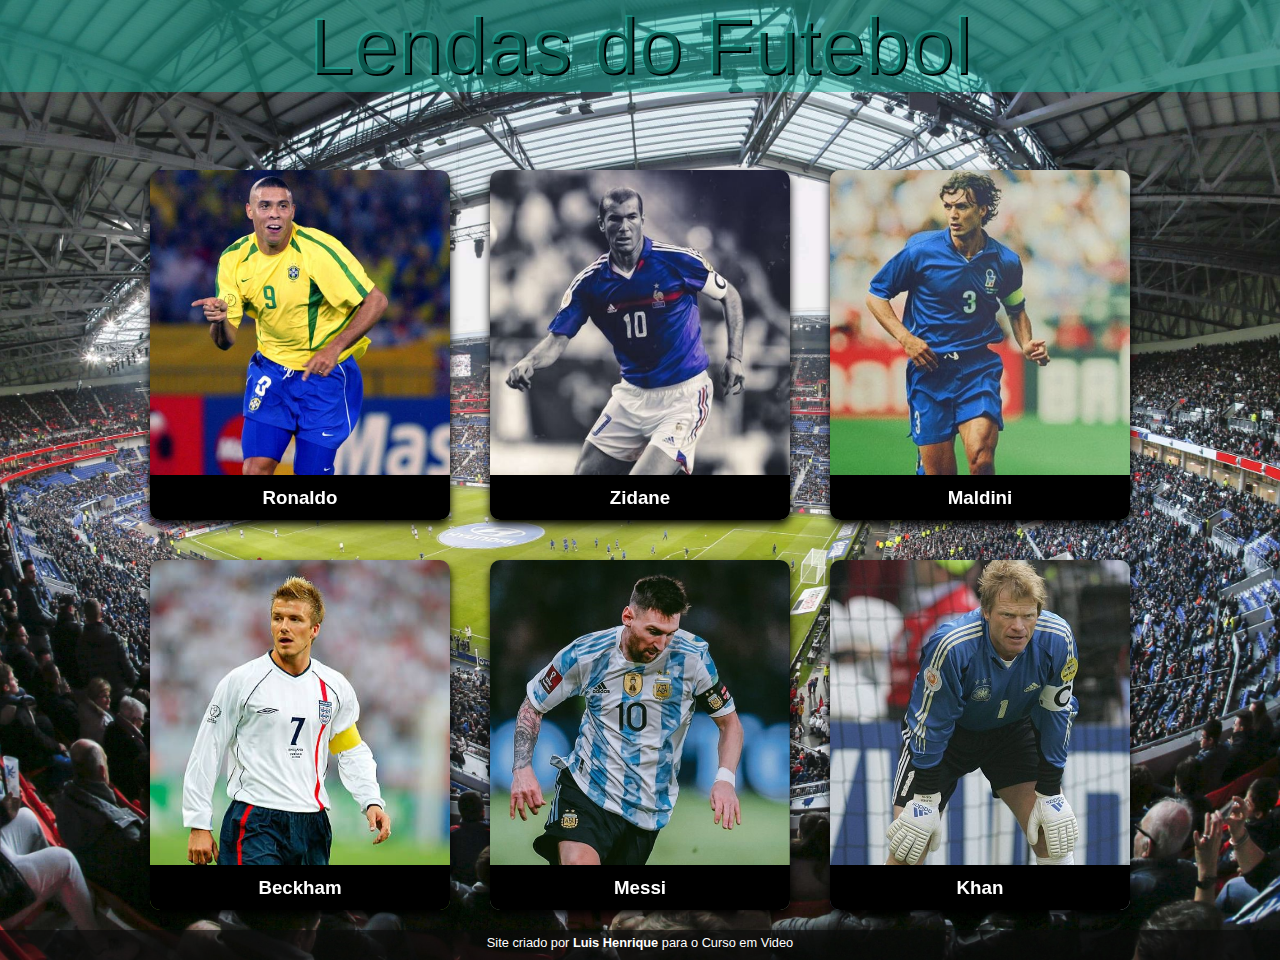
<file: cards lendas futebol/index.html>
<!DOCTYPE html>
<html lang="pt-br">
<head>
    <meta charset="UTF-8">
    <meta http-equiv="X-UA-Compatible" content="IE=edge">
    <meta name="viewport" content="width=device-width, initial-scale=1.0">
    <title>Cards Giratórios</title>
    <link rel="stylesheet" href="style.css">
</head>
<body>
    <header>
        <h1>Lendas do Futebol</h1> <!--titulo-->
    </header> 

    <main>
    <div class="card">
        <div class="face front">
           <img src="img/ronaldo.jpg" alt="">
           <h3>Ronaldo</h3>
        </div>
        <div class="face back">
            <h3>Ronaldo</h3>
            <p>Lorem ipsum dolor sit amet consectetur adipisicing elit. Ullam mollitia, pariatur officia magni soluta quae rerum aut consequuntur perspiciatis voluptatibus cum eveniet. Cupiditate quod veritatis, beatae nemo unde a amet?</p>
            <div class="link">
                <a href="https://avanteweb.com.br/sistema/login.xhtml">Details</a>
            </div>
          
            
        </div>
    </div>

    <div class="card">
        <div class="face front">
           <img src="img/zidane.jpg" alt="">
           <h3>Zidane</h3>
        </div>
        <div class="face back">
            <h3>Zidane</h3>
            <p>Lorem ipsum dolor sit amet consectetur adipisicing elit. Ullam mollitia, pariatur officia magni soluta quae rerum aut consequuntur perspiciatis voluptatibus cum eveniet. Cupiditate quod veritatis, beatae nemo unde a amet?</p>
            <div class="link">
                <a href="a">Details</a>
            </div>
        </div>
    </div>

    <div class="card">
        <div class="face front">
           <img src="img/maldini.jpg" alt="">
           <h3>Maldini</h3>
        </div>
        <div class="face back">
            <h3>Maldini</h3>
            <p>Lorem ipsum dolor sit amet consectetur adipisicing elit. Ullam mollitia, pariatur officia magni soluta quae rerum aut consequuntur perspiciatis voluptatibus cum eveniet. Cupiditate quod veritatis, beatae nemo unde a amet?</p>
            <div class="link">
                <a href="a">Details</a>
            </div>
        </div>
    </div>

    <div class="card">
        <div class="face front">
           <img src="img/beckham.jpg" alt="">
           <h3>Beckham</h3>
        </div>
        <div class="face back">
            <h3>Beckham</h3>
            <p>Lorem ipsum dolor sit amet consectetur adipisicing elit. Ullam mollitia, pariatur officia magni soluta quae rerum aut consequuntur perspiciatis voluptatibus cum eveniet. Cupiditate quod veritatis, beatae nemo unde a amet?</p>
            <div class="link">
                <a href="a">Details</a>
            </div>
        </div>
    </div>

    <div class="card">
        <div class="face front">
           <img src="img/messi.jpg" alt="">
           <h3>Messi</h3>
        </div>
        <div class="face back">
            <h3>Messi</h3>
            <p>Lorem ipsum dolor sit amet consectetur adipisicing elit. Ullam mollitia, pariatur officia magni soluta quae rerum aut consequuntur perspiciatis voluptatibus cum eveniet. Cupiditate quod veritatis, beatae nemo unde a amet?</p>
            <div class="link">
                <a href="a">Details</a>
            </div>
        </div>
    </div>

    <div class="card">
        <div class="face front">
           <img src="img/khan.jpg" alt="">
           <h3>Khan</h3>
        </div>
        <div class="face back">
            <h3>Khan</h3>
            <p>Lorem ipsum dolor sit amet consectetur adipisicing elit. Ullam mollitia, pariatur officia magni soluta quae rerum aut consequuntur perspiciatis voluptatibus cum eveniet. Cupiditate quod veritatis, beatae nemo unde a amet?</p>
            <div class="link">
                <a href="a">Details</a>
            </div>
        </div>
    </div>

</main>

<footer>
    <p>Site criado por <a href="https://github.com/"target="_blank" class="externo">Luis Henrique</a> para o Curso em Video</p>
</footer>

</body>
</html>
</file>
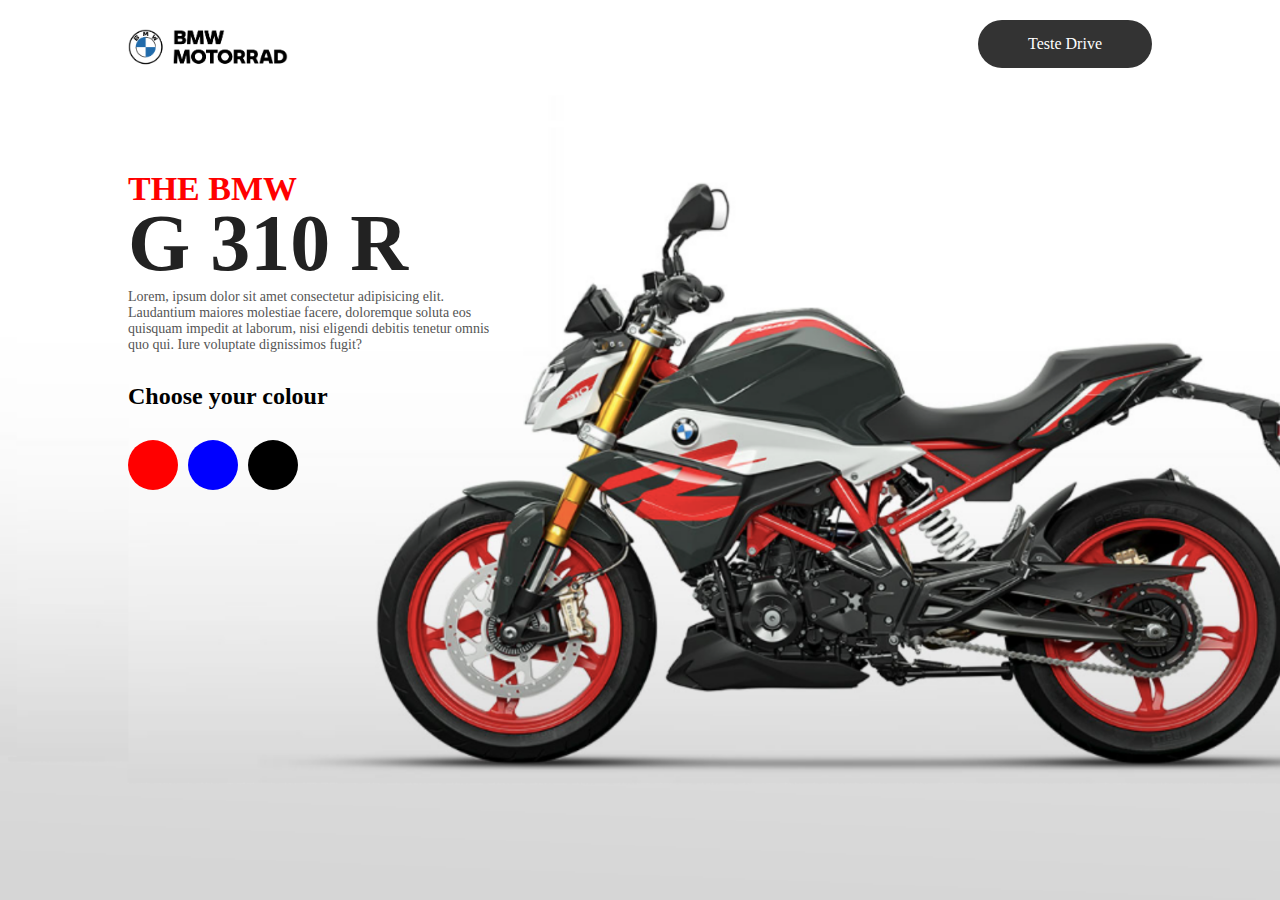
<file: moto bmw/index.html>
<!DOCTYPE html>
<html lang="pt-br">
<head>
    <meta charset="UTF-8">
    <meta http-equiv="X-UA-Compatible" content="IE=edge">
    <meta name="viewport" content="width=device-width, initial-scale=1.0">
    <title>Motos - BMW</title>
    <link rel="stylesheet" href="style.css">
</head>
<body>
    <!--TESTE -->
    <div class="container" id="bike">
        <nav>
            <img src="img/logo.png" class="logo">
            <a href="#" class="btn">Teste Drive</a>
        </nav>
        <div class="content">
            <h2>THE BMW</h2>
            <h1>G 310 R</h1>
            <p> Lorem, ipsum dolor sit amet consectetur adipisicing elit. Laudantium maiores molestiae facere, doloremque soluta eos quisquam impedit at laborum, nisi eligendi debitis tenetur omnis quo qui. Iure voluptate dignissimos fugit?</p>
            <h3>Choose your colour</h3>
            <div class="colour-select">
                <div id="red"></div>
                <div id="blue"></div>
                <div id="black"></div>
            </div>
        </div>
    </div>

    <script>
        let redBtn = document.getElementById("red");
        let blueBtn = document.getElementById("blue");
        let blackBtn = document.getElementById("black");
        let bike = document.getElementById("bike");
        
        redBtn.onclick = function(){
         bike.style.backgroundImage = "url(img/BMW1.png)";
        }
        blueBtn.onclick = function(){
         bike.style.backgroundImage = "url(img/BMW2.png)";
        }
        blackBtn.onclick = function(){
         bike.style.backgroundImage = "url(img/BMW3.png)";
        }

    </script>



</body>
</html>
</file>
<file: cards lendas futebol/style.css>
* {
    margin: 0;
    padding: 0;
    box-sizing: border-box;
    font-family: sans-serif;
    
    
}

body {
    display: flex;
    flex-wrap: wrap;
    align-items: center;
    justify-content: center;
    min-height: 100vh;
   /* background: #17b39e7a; */
    /*background-image: url('img/Uber-and-Olympique-Lyonnais-1.jpg'), linear-gradient(to bottom,rgba(23, 181, 160, 0.478));*/
    background-position: center;
    background-size: cover;
    background-image: url('img/Uber-and-Olympique-Lyonnais-1.jpg');
    background-color: #17b39e7a;
}

main {
    /*background: #17b39e7a; */
    display: flex;
    flex-wrap: wrap;
    align-items: center;
    justify-content: center;
    min-height: 40vh;/*era 100vh, diminui o main para 50vh*/
   /* background: #26b0a1;
    background-image: url('img/Uber-and-Olympique-Lyonnais-1.jpg');
    background-position: center;
    background-size: cover;*/
}


.card {
    position: relative;
    width: 300px;
    height: 350px;
    margin: 20px;
}

.card .face {
    position: absolute;
    width: 100%;
    height: 100%;
    backface-visibility: hidden;
    border-radius: 10px;
    overflow: hidden;
    transition: .5s;
}

.card .front {
    transform: perspective(600px) rotateY(0deg);
    box-shadow: 0 5px 10px #000;
}

.card .front img {
    position: absolute;
    width: 100%;
    height: 115%;
    object-fit: cover;

}

.card .front h3 {
    position: absolute;
    bottom: 0;
    width: 100%;
    height: 45px;
    line-height: 45px;
    color: #fff;
    background: rgb(0, 0, 0, 4);
    text-align: center;

}

.card .back {
    transform: perspective(600px) rotateY(180deg);
    background: rgb(3, 35, 54);
    padding: 15px;
    color: #f3f3f3;
    display: flex;
    flex-direction: column;
    justify-content: space-between;
    text-align: center;
    box-shadow: 0 5px 10px #000;

}

.card .back .link {
    border-top: solid 1px #f3f3f3;
    height: 50px;
    line-height: 50px;
}

.card .back .link a {
    color: #f3f3f3;
}

.card .back h3 {
    font-size: 30px;
    margin-top: 20px;
    letter-spacing: 2px;
}

.card .back p {
    letter-spacing: 1px;
}

.card:hover .front {
    transform: perspective(600px) rotateY(180deg);
}

.card:hover .back {
    transform: perspective(600px) rotateY(360deg);
}


/*div.video {/*ajustando div da class video*/
   /* background-color: var(--cor5); /*cor fundo video*/
   /* margin: 0px -20px 30px -20px;/*andou sentido horario */
   /* padding: 20px;
    padding-bottom: 2%;
    position: relative; /* posionamento video*/

/*}*/


/*div.video > iframe {/*gambiarra para ajustar o iframe do video*/
   
   /* guanabara, porem video nao tava ficando reponsivo position: absolute;
    top:5%;/*distancia em cima do video ate o verde de fundo*
    left:5%; /*distancia esquerda do video ate o verde de fundo*
    width: 90%; /*ajustou o video para aumentar no fundo verde pq ta absolute*
    height 56,25%;
    */

    /*ajustei mais responivo conforme comentarios do video*/
   /* top:5%;
    left:10%;
    display: block;
    margin: auto;
    width: 225%;
    height: 450px;
    padding: 5px;
    border-radius: 25px;    

}*/

footer {
    background-color: #0a0a0aa9; 
    color: white;
    text-align: center; /*centralizar texto*/
    font-size: 0.8em;
    padding: 5px;
    min-height:30px;
    width: 2000px;

}

footer a { /*poderia ser assim footer > p > a para alterar todo link *a*  que tivesse nos paragrafos tbm */
    color: white;
    font-weight: bolder;
    text-decoration: none;

}

footer a:hover {
    text-decoration: underline; /*ação qdo passa mouse em cima*/
    color: var(--cor1);
}



header{
    /*vai dar cor 3 para a cor 5 ou seja do verde claro para escuro no cabeçalho superior, no topo no titulo curiosidades, tudo é bloco ou caixa*/
    min-height:150px;
    width: 2000px;
    text-align:center;
    padding-top:0px; /*deixar header colado no topo*/

}

header > h1{
    
    /*color: white;*/
    
    color:#17b39e7a;
    font-family: var(--fonte-destaque);
    font-size: 5em;
    font-weight: normal;
    margin-bottom: 20px;
    text-shadow: 2px 2px 0px black;
    background-color: #17b39e7a;
}

/*header> h1:hover {
    background-color: #17b39e7a;
    color: #17b39e7a;

}*/
</file>
<file: moto bmw/style.css>
* {
    margin: 0;
    padding: 0;
    font-family: 'Poppins', 'sans-serif';
    box-sizing: border-box;
}

.container {
    width: 100%;
    min-height: 100vh;
    background-image: url(img/BMW1.png);
    background-size: cover;
    background-position: center;
    padding: 20px 10%;
    transition: background-image 0.3s;
}

nav {
    width: 100%;
    display: flex;
    align-items: center;
    justify-content: space-between;
}

nav .logo {
    width: 160px;
    cursor: pointer;
}

nav .btn {
    text-decoration: none;
    color: #fff;
    background: #333;
    padding: 15px 50px;
    border-radius: 30px;
}

.content {
    margin-top: 10%;
}

.content h2 {
    color: red;
    font-size: 34px;
}

.content h1 {
    font-size: 80px;
    color: #222;
    margin-top: -10px;
}

.content p{
    max-width: 380px;
    font-weight: 500;
    font-size: 14px;
    color: #555;
}

.content h3 {
    margin-top: 30px;
    font-weight: 600;
    font-size: 24px;
}

.colour-select div {
    background: #333;
    width: 50px;
    height: 50px;
    border-radius: 50%;
    margin-right: 10px;
    cursor: pointer;
}

.colour-select {
    display: flex;
    margin-top: 30px;
}

.colour-select #red{
    background: red;
}

.colour-select #blue{
    background: blue;
}

.colour-select #black {
    background: black;
}
</file>
